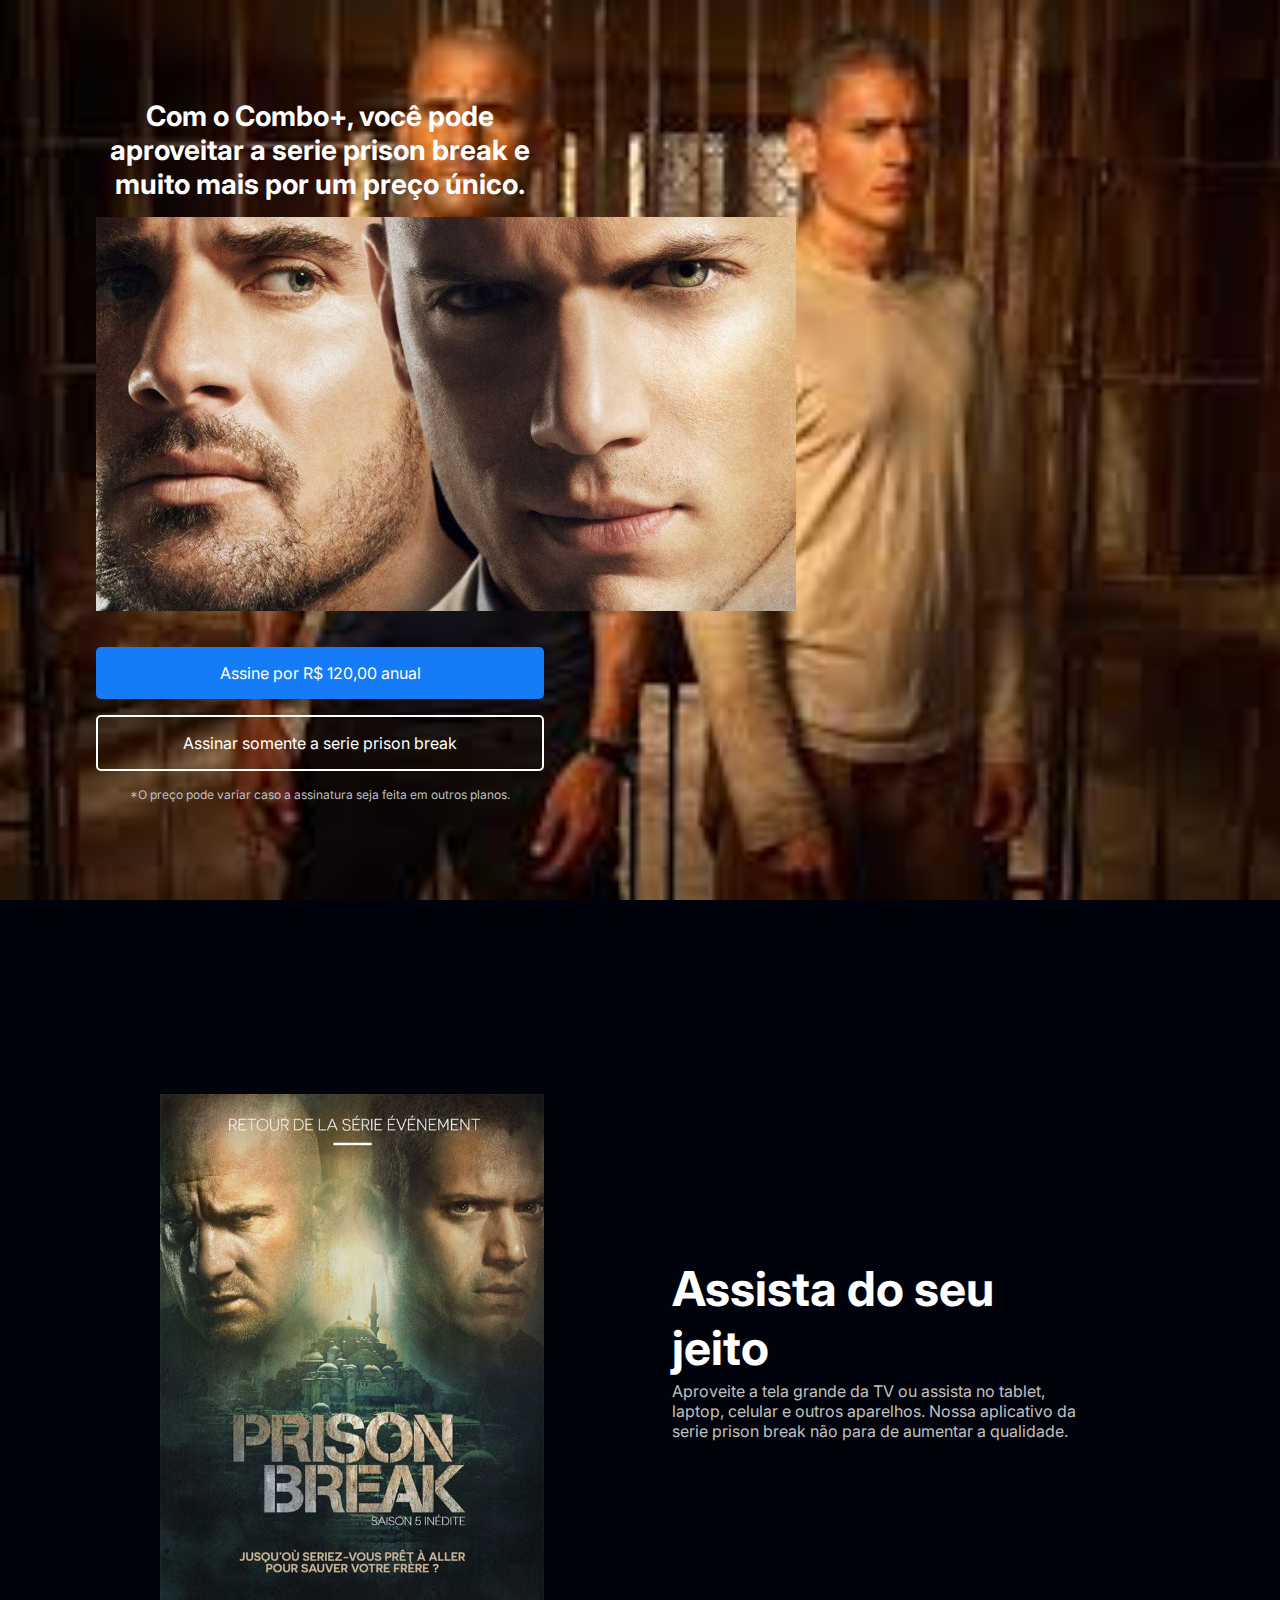
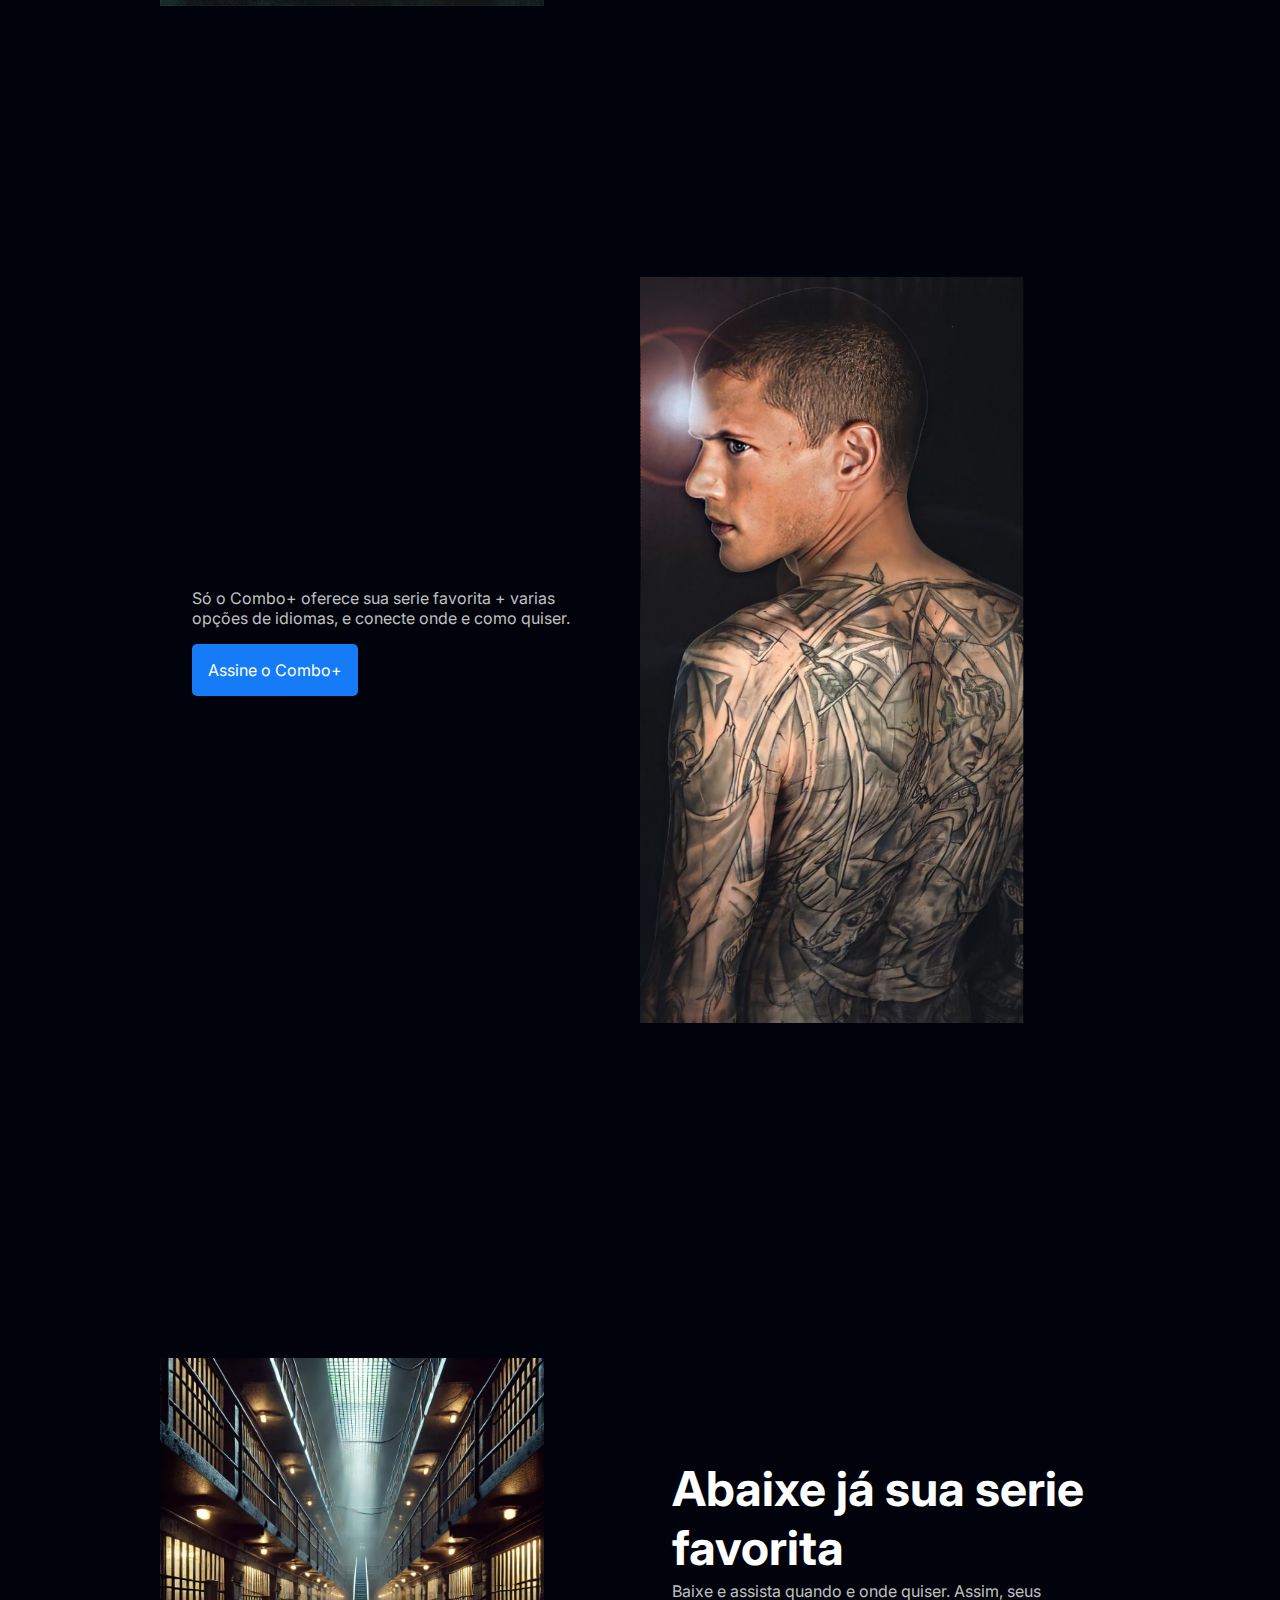
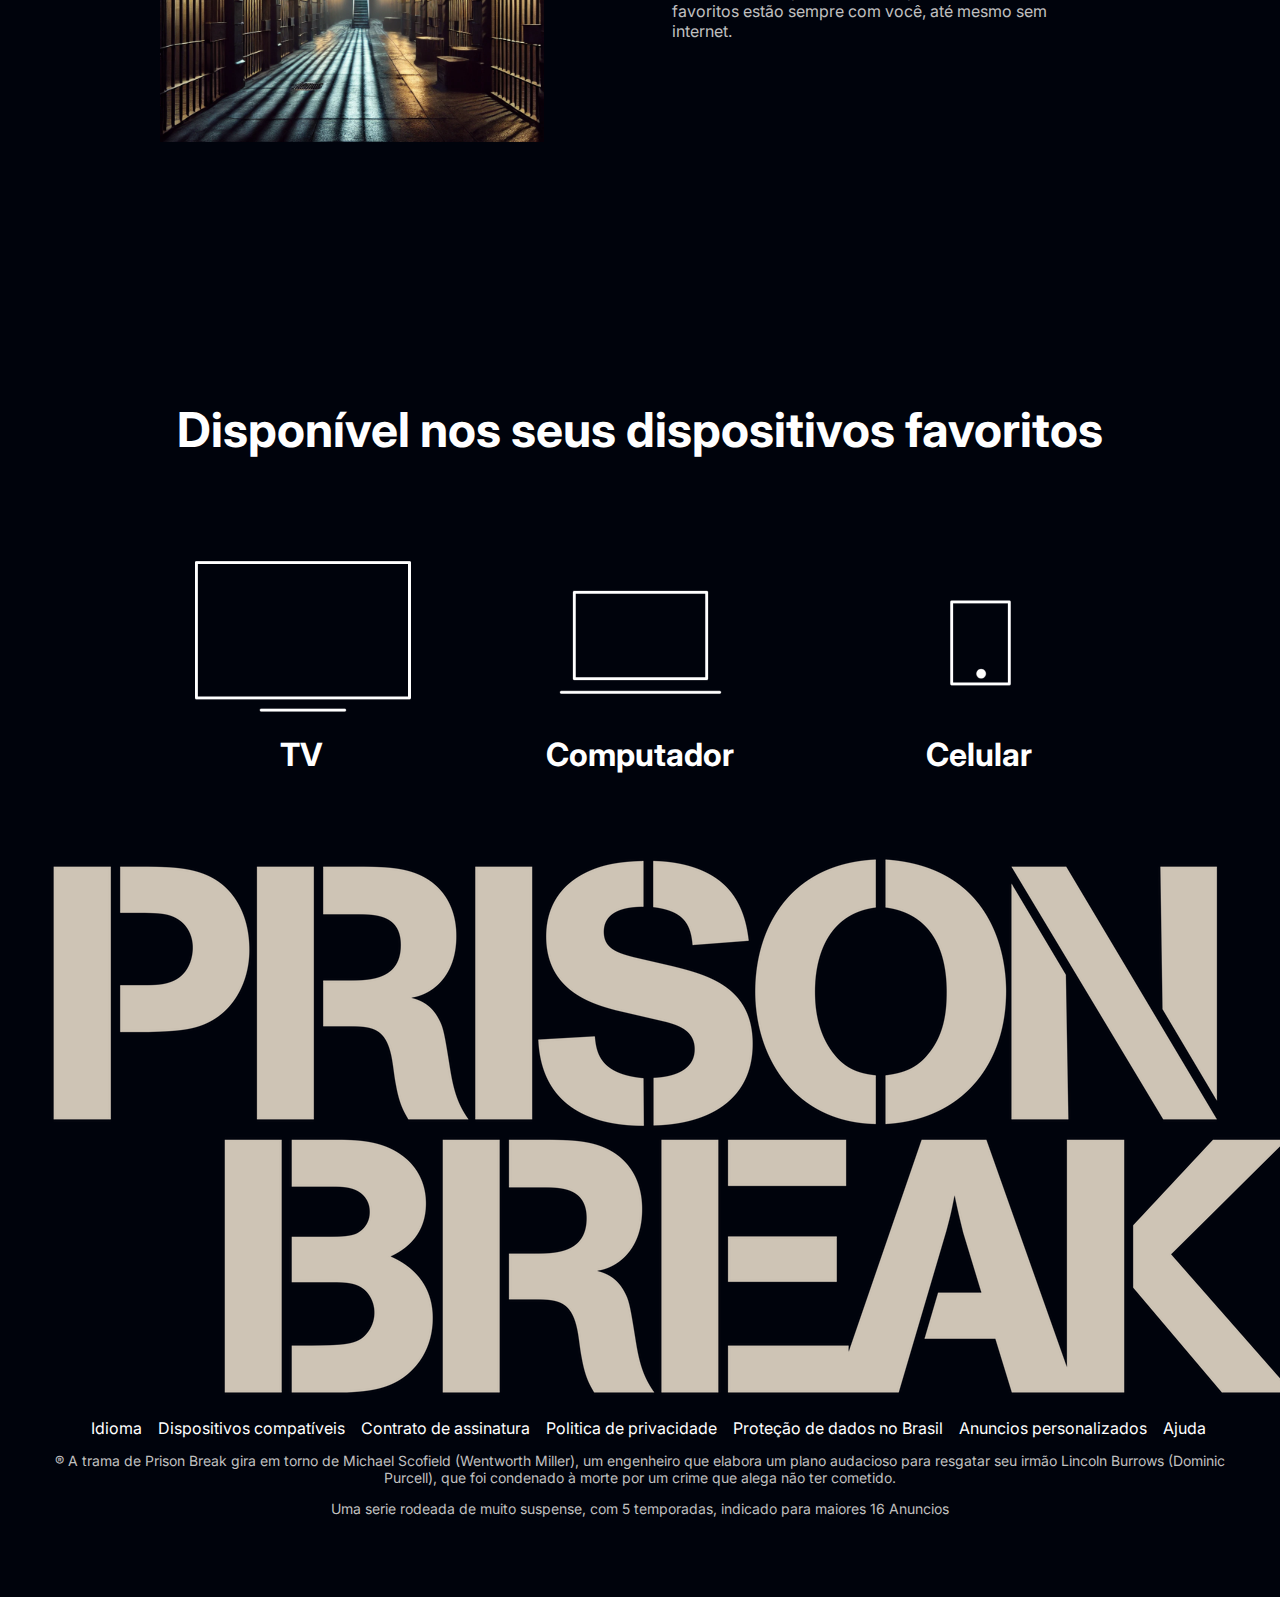
<file: index.html>
<!DOCTYPE html>
<html>

<head>
    <title>Alura Plus</title>
    <meta charset="UTF-8">
    <meta name="viewport" content="width=device-width, initial-scale=1">
    <link rel="stylesheet" href="styles.css">
    <link rel="preconnect" href="https://fonts.googleapis.com">
    <link rel="preconnect" href="https://fonts.gstatic.com" crossorigin>
    <link href="https://fonts.googleapis.com/css2?family=Inter:wght@400;700&display=swap" rel="stylesheet">
</head>

<body>
    <section class="principal container">
        <div class="container__caixa">
            <h1 class="container__titulo">Com o Combo+, você pode aproveitar a serie prison break e muito mais por um preço
                único.</h1>
            <img src="img/noiss.jpg" alt="O combo+ é a junção do alura+ e o alura língua" class="container__imagem">
            <a href="www.alura.com.br" class="container__botao">Assine por R$ 120,00 anual</a>
            <a href="www.alura.com.br" class="container__botao botao_secundario">Assinar somente a serie prison break </a>
            <p class="container__aviso">*O preço pode variar caso a assinatura seja feita em outros planos.</p>
        </div>
    </section>

    <section class="container secundario">
        <img src="img/capa 2.jpg" alt="Um monitor e um celular com a alura plus aberta" class="secundario__imagem">
        <div class="container__descricao">
            <h2 class="descricao__titulo">Assista do seu jeito</h2>
            <p class="descricao__texto">Aproveite a tela grande da TV ou assista no tablet, laptop, celular e outros
                aparelhos. Nossa aplicativo da serie prison break não para de aumentar a qualidade.</p>
        </div>
    </section>

    <section class="container secundario">
        <div class="container__descricao">
            <p class="descricao__texto">
                Só o Combo+ oferece sua serie favorita + varias opções de idiomas,  e conecte onde e como quiser.
            </p>
            <a href="www.alura.com.br" class="container__botao secundario__botao" container>Assine o Combo+</a>
        </div>
        <img src="img/tatuagem.jpg" alt="Tela do alura+ e alura língua" class="secundario__imagem">
    </section>

    <section class="container secundario">
        <img src="img/prisao.webp" alt="Notebook com a página do curso HTML5 e CSS3 da Alura aberta"
            class="secundario__imagem">
        <div class="container__descricao">
            <h2 class="descricao__titulo">Abaixe já sua serie favorita </h2>
            <p class="descricao__texto">Baixe e assista quando e onde quiser. Assim, seus favoritos estão sempre com
                você, até mesmo sem internet.</p>
        </div>
    </section>
    
    <section class="dispositivos">
        <h2 class="dispositivos__titulo">Disponível nos seus dispositivos favoritos</h2>
        <ul class="dispositivos__lista">
            <li>
                <img src="img/tv.png" alt="Ícone de televisão">
                <h3 class="lista__item">TV</h3>
            </li>
            <li>
                <img src="img/computador.png" alt="Ícone de computador">
                <h3 class="lista__item">Computador</h3>
            </li>
            <li>
                <img src="img/celular.png" alt="Ícone de celular">
                <h3 class="lista__item">Celular</h3>
            </li>
        </ul>
    </section>

    <footer class="rodape">
        <img src="img/2 logo.png" alt="Alura+" class="rodape__logo">
        <ul class="rodape__lista">
            <li class="lista__link">
                <a href="#">Idioma</a>
            </li>
            <li class="lista__link">
                <a href="#">Dispositivos compatíveis</a>
            </li>
            <li class="lista__link">
                <a href="#">Contrato de assinatura</a>
            </li>
            <li class="lista__link">
                <a href="#">Politica de privacidade</a>
            </li>
            <li class="lista__link">
                <a href="#">Proteção de dados no Brasil</a>
            </li>
            <li class="lista__link">
                <a href="#">Anuncios personalizados</a>
            </li>
            <li class="lista__link">
                <a href="#">Ajuda</a>
            </li>
        </ul>
        <p class="rodape__texto">® A trama de Prison Break gira em torno de Michael Scofield (Wentworth Miller), um engenheiro que elabora um plano audacioso para resgatar seu irmão Lincoln Burrows (Dominic Purcell), que foi condenado à morte por um crime que alega não ter cometido.</p>
        <p class="rodape__texto"> Uma serie rodeada de muito suspense, com 5 temporadas, indicado para maiores 16 Anuncios</p>
    </footer>
</body>

</html>
</file>
<file: styles.css>
:root {
    --branco-principal: #FFFFFF;
    --cinza-secundario: #C0C0C0;
    --botao-azul: #167BF7;
    --cor-de-fundo: #00030C;
    --fonte-principal: 'Inter';
    --botao-azul-efeito: #3c92fa;
}

body {
    background-color: var(--cor-de-fundo);
    color: var(--branco-principal);
    font-family: var(--fonte-principal);
    font-size: 16px;
    font-weight: 400;
}

* {
    margin: 0;
    padding: 0;
}

.principal {
    background-image: url("img/minicapa.jfif");
    background-repeat: no-repeat;
    background-size: cover;
    align-items: center;
    text-align: center;
}

.container {
    height: 100vh;
    display: grid;
    grid-template-columns: 50% 50%;
}

.container__botao {
    background-color: var(--botao-azul);
    border-radius: 5px;
    padding: 1em;
    color: var(--branco-principal);
    display: block;
    text-decoration: none;
    margin-bottom: 1em;
}

.botao_secundario {
    background-color: transparent;
    border: 2px solid var(--branco-principal)
}

.container__aviso {
    font-size: 12px;
    color: var(--cinza-secundario);
}

.container__titulo {
    font-size: 28px;
    font-weight: 700;
}

.container__imagem {
    margin: 1em 0 2em 0;
}

.container__caixa {
    margin: 0 6em;
}

.secundario__imagem {
    width: 80%;
}

.secundario {
    align-items: center;
    margin: 0 10em;
}

.descricao__titulo {
    font-weight: 700;
    font-size: 48px;
    color: var(--branco-principal);
    margin-bottom: 0.1em;
}

.descricao__texto {
    color: var(--cinza-secundario);
}

.secundario__botao {
    display: inline-block;
    margin-top: 1em;
}

.container__descricao {
    padding: 2em;
}

.dispositivos__lista {
    display: flex;
    justify-content: center;
    list-style-type: none;
    margin: 5em 0;
}

.dispositivos {
    text-align: center;
}

.dispositivos__titulo {
    font-size: 48px;
    color: var(--branco-principal);
}

.lista__item {
    font-size: 32px;
    color: var(--branco-principal);
}

.rodape {
    text-align: center;
    margin: 5em 3em;
}

.rodape__lista {
    display: flex;
    justify-content: center;
    list-style-type: none;
    margin-top: 1em;
}

.lista__link a{
    text-decoration: none;
    color: var(--branco-principal);
    margin-left: 1em;
}

.rodape__texto {
    margin: 1em 0;
    color: var(--cinza-secundario);
    font-size: 14px;
}

.lista__link a:hover {
    color: var(--botao-azul);
}

.lista__link a:active {
    color: purple;
}

.container__botao:hover {
    background-color: var(--botao-azul-efeito);
    color: var(--cor-de-fundo);
}
</file>
